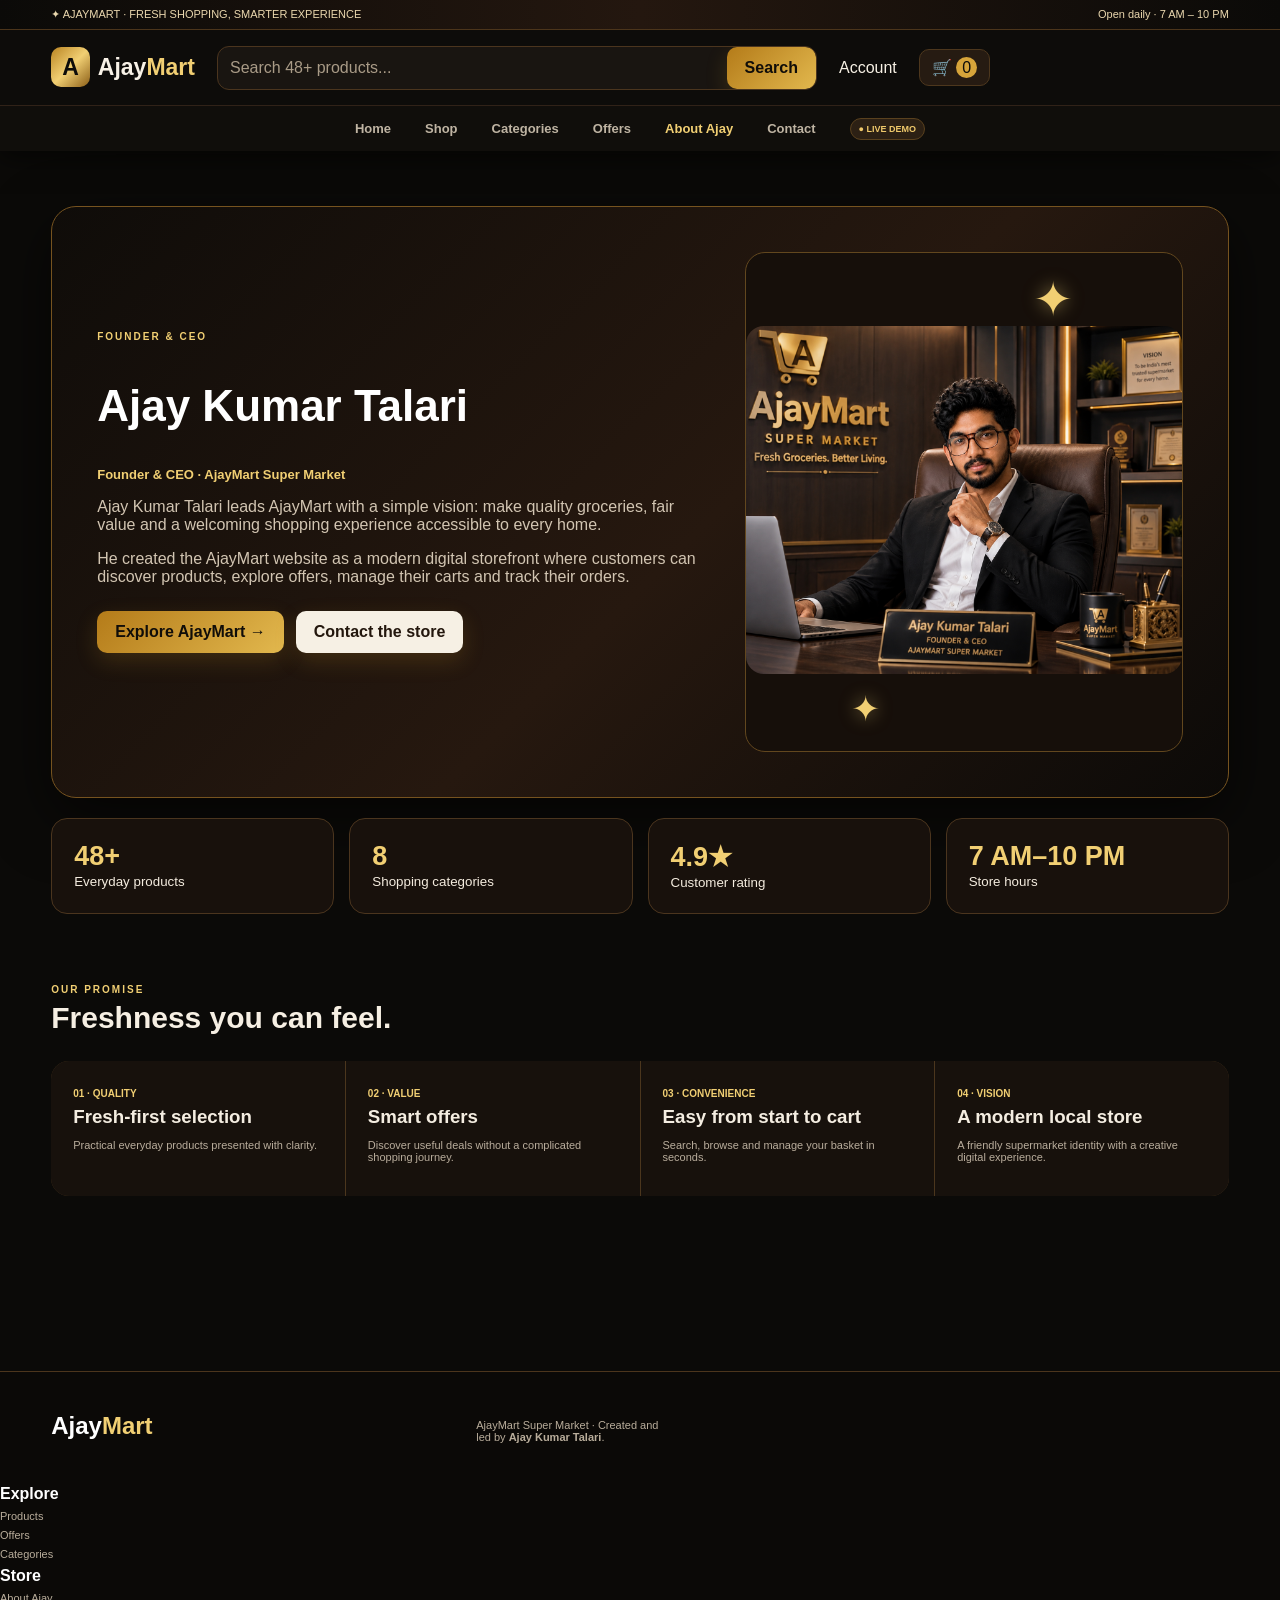
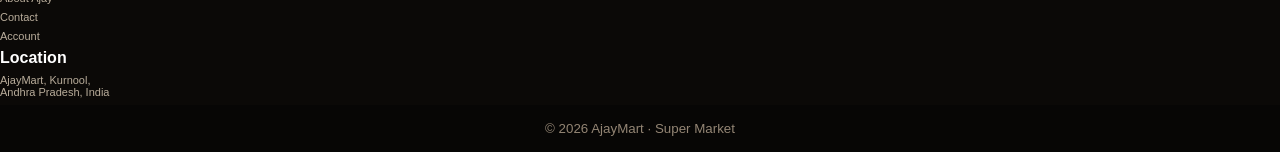
<file: AjayMart-Home-Modified/about.html>
<!doctype html><html><head><meta name="viewport" content="width=device-width,initial-scale=1"><title>About Ajay | AjayMart</title><link rel="stylesheet" href="css/style.css"><link rel="stylesheet" href="css/responsive.css"></head><body>
<header><div class="announce">✦ AJAYMART · FRESH SHOPPING, SMARTER EXPERIENCE <span>Open daily · 7 AM – 10 PM</span></div><div class="nav"><a class="logo" href="index.html"><b>A</b>Ajay<span>Mart</span></a><div class="search"><input id="globalSearch" placeholder="Search 48+ products..." onkeydown="if(event.key==='Enter')globalSearch()"><button onclick="globalSearch()">Search</button></div><a href="login.html">Account</a><a class="cart" href="cart.html">🛒 <i id="cartCount">0</i></a></div><div class="links"><a href="index.html">Home</a><a href="products.html">Shop</a><a href="categories.html">Categories</a><a href="offers.html">Offers</a><a class="active" href="about.html">About Ajay</a><a href="contact.html">Contact</a><em>● LIVE DEMO</em></div></header>
<main class="container page"><section class="about aboutRoyal"><div><span class="eyebrow">FOUNDER & CEO</span><h1>Ajay Kumar Talari</h1><p class="role">Founder & CEO · AjayMart Super Market</p><p>Ajay Kumar Talari leads AjayMart with a simple vision: make quality groceries, fair value and a welcoming shopping experience accessible to every home.</p><p>He created the AjayMart website as a modern digital storefront where customers can discover products, explore offers, manage their carts and track their orders.</p><div class="buttons"><a class="btn" href="products.html">Explore AjayMart →</a><a class="btn light" href="contact.html">Contact the store</a></div></div><div class="royalPortrait"><div class="royalRing cabinPortrait"><img src="images/ajay-cabin-ceo.png" alt="Ajay Kumar Talari, Founder and CEO"></div></div></section>
<div class="stats"><div><b>48+</b><small>Everyday products</small></div><div><b>8</b><small>Shopping categories</small></div><div><b>4.9★</b><small>Customer rating</small></div><div><b>7 AM–10 PM</b><small>Store hours</small></div></div>
<section class="section"><div class="head"><div><span class="eyebrow">OUR PROMISE</span><h2>Freshness you can feel.</h2></div></div><div class="features"><div><b>01 · QUALITY</b><h3>Fresh-first selection</h3><p>Practical everyday products presented with clarity.</p></div><div><b>02 · VALUE</b><h3>Smart offers</h3><p>Discover useful deals without a complicated shopping journey.</p></div><div><b>03 · CONVENIENCE</b><h3>Easy from start to cart</h3><p>Search, browse and manage your basket in seconds.</p></div><div><b>04 · VISION</b><h3>A modern local store</h3><p>A friendly supermarket identity with a creative digital experience.</p></div></div></section></main>
<footer><div><h2>Ajay<span>Mart</span></h2><p>AjayMart Super Market · Created and led by <b>Ajay Kumar Talari</b>.</p></div><div><b>Explore</b><a href="products.html">Products</a><a href="offers.html">Offers</a><a href="categories.html">Categories</a></div><div><b>Store</b><a href="about.html">About Ajay</a><a href="contact.html">Contact</a><a href="login.html">Account</a></div><div><b>Location</b><p>AjayMart, Kurnool,<br>Andhra Pradesh, India</p></div></div><small>© 2026 AjayMart · Super Market</small></footer><script src="js/cart.js"></script><script src="js/main.js"></script></body></html>
</file>
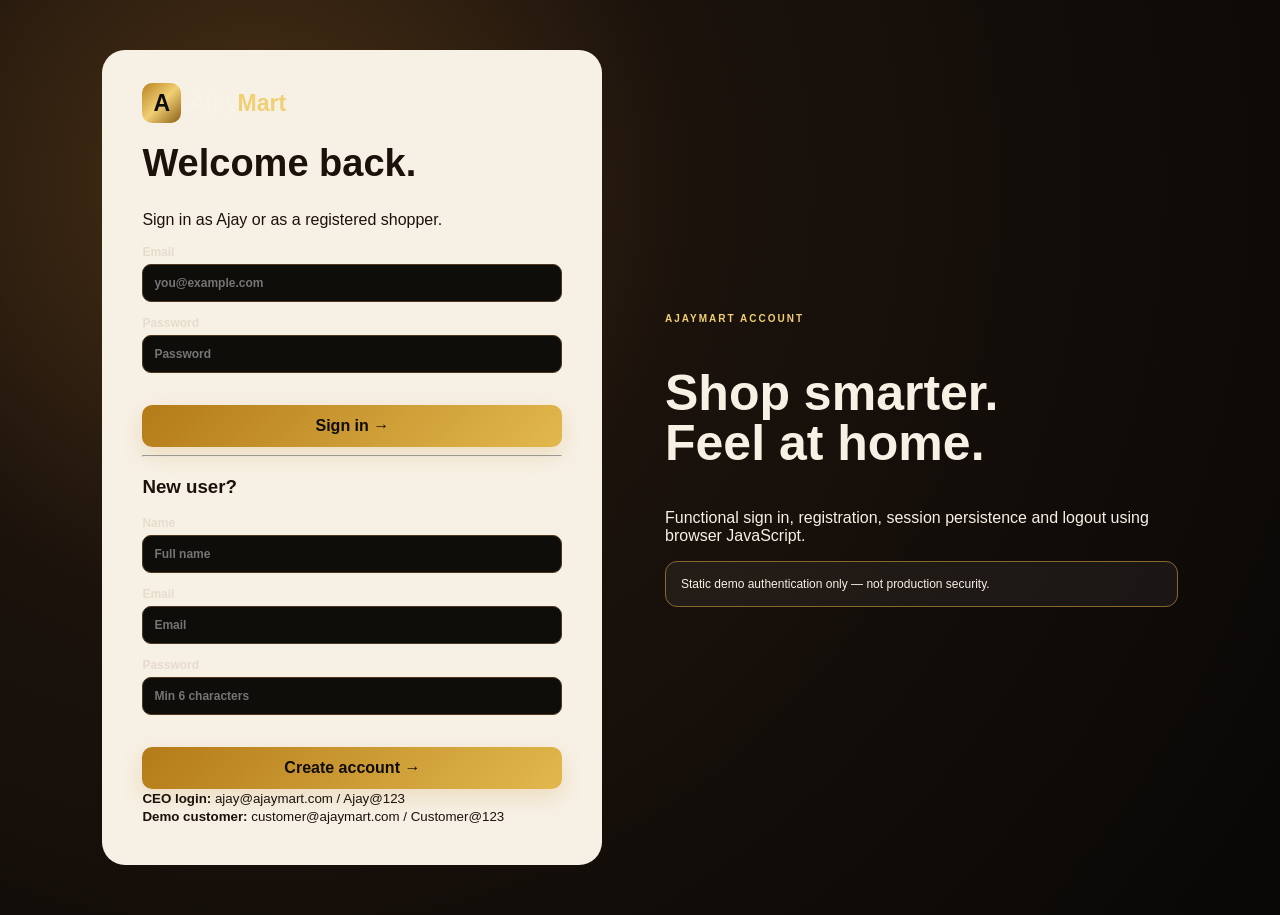
<file: AjayMart-Home-Modified/account.html>
<!doctype html><html><head><meta name="viewport" content="width=device-width,initial-scale=1"><title>Account | AjayMart</title><link rel="stylesheet" href="css/style.css"><link rel="stylesheet" href="css/responsive.css"></head><body>
<header><div class="announce">✦ AJAYMART · FRESH SHOPPING, SMARTER EXPERIENCE <span>Open daily · 7 AM – 10 PM</span></div><div class="nav"><a class="logo" href="index.html"><b>A</b>Ajay<span>Mart</span></a><div class="search"><input id="globalSearch" placeholder="Search 48+ products..." onkeydown="if(event.key==='Enter')globalSearch()"><button onclick="globalSearch()">Search</button></div><a href="account.html">Account</a><a class="cart" href="cart.html">🛒 <i id="cartCount">0</i></a></div><div class="links"><a href="index.html">Home</a><a href="products.html">Shop</a><a href="categories.html">Categories</a><a href="offers.html">Offers</a><a href="about.html">About Ajay</a><a href="contact.html">Contact</a><em>● LIVE DEMO</em></div></header>
<main class="container page"><div id="box"></div></main>
<footer><div><h2>Ajay<span>Mart</span></h2><p>AjayMart Super Market · Created and led by <b>Ajay Kumar Talari</b>.</p></div><div><b>Explore</b><a href="products.html">Products</a><a href="offers.html">Offers</a><a href="categories.html">Categories</a></div><div><b>Store</b><a href="about.html">About Ajay</a><a href="contact.html">Contact</a><a href="login.html">Account</a></div><div><b>Location</b><p>AjayMart, Kurnool,<br>Andhra Pradesh, India</p></div></div><small>© 2026 AjayMart · Super Market</small></footer><script src="js/products.js"></script><script src="js/auth.js"></script><script src="js/account.js"></script><script src="js/cart.js"></script><script src="js/main.js"></script></body></html>
</file>
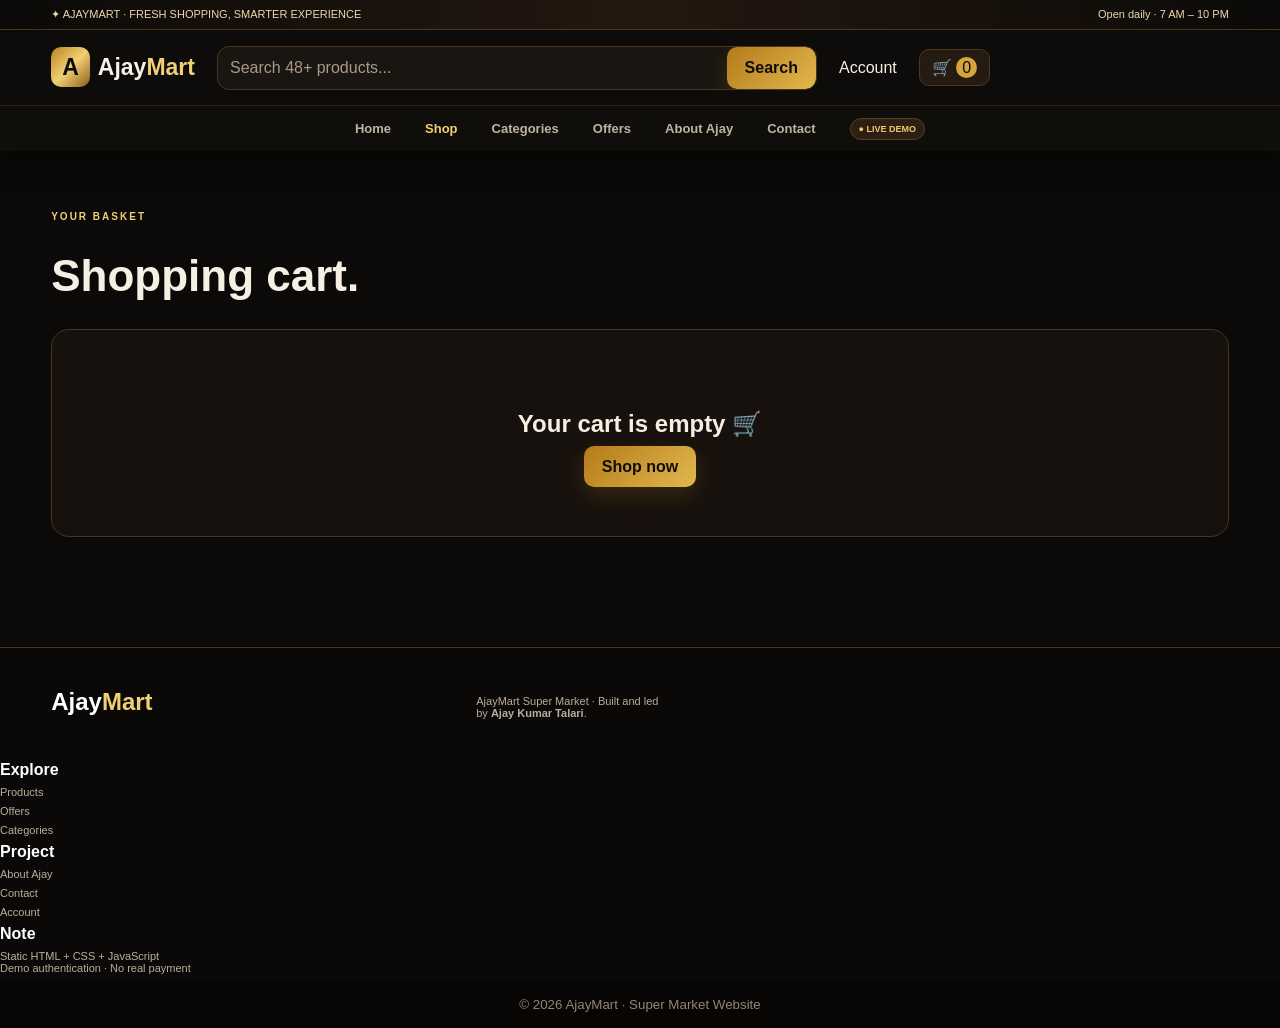
<file: AjayMart-Home-Modified/cart.html>
<!doctype html><html><head><meta name="viewport" content="width=device-width,initial-scale=1"><title>Cart | AjayMart</title><link rel="stylesheet" href="css/style.css"><link rel="stylesheet" href="css/responsive.css"></head><body><header><div class="announce">✦ AJAYMART · FRESH SHOPPING, SMARTER EXPERIENCE <span>Open daily · 7 AM – 10 PM</span></div>
<div class="nav"><a class="logo" href="index.html"><b>A</b>Ajay<span>Mart</span></a><div class="search"><input id="globalSearch" placeholder="Search 48+ products..." onkeydown="if(event.key==='Enter')globalSearch()"><button onclick="globalSearch()">Search</button></div><a href="login.html">Account</a><a class="cart" href="cart.html">🛒 <i id="cartCount">0</i></a></div>
<div class="links"><a class="" href="index.html">Home</a><a class="active" href="products.html">Shop</a><a class="" href="categories.html">Categories</a><a class="" href="offers.html">Offers</a><a class="" href="about.html">About Ajay</a><a class="" href="contact.html">Contact</a><em>● LIVE DEMO</em></div></header><main class="container page"><div class="title"><span class="eyebrow">YOUR BASKET</span><h1>Shopping cart.</h1></div><div id="cart"></div></main><footer><div><h2>Ajay<span>Mart</span></h2><p>AjayMart Super Market · Built and led by <b>Ajay Kumar Talari</b>.</p></div><div><b>Explore</b><a href="products.html">Products</a><a href="offers.html">Offers</a><a href="categories.html">Categories</a></div><div><b>Project</b><a href="about.html">About Ajay</a><a href="contact.html">Contact</a><a href="login.html">Account</a></div><div><b>Note</b><p>Static HTML + CSS + JavaScript<br>Demo authentication · No real payment</p></div></div><small>© 2026 AjayMart · Super Market Website</small></footer><div id="toast" class="toast"></div><script src="js/products.js"></script><script src="js/cart.js"></script><script src="js/main.js"></script></body></html>
</file>
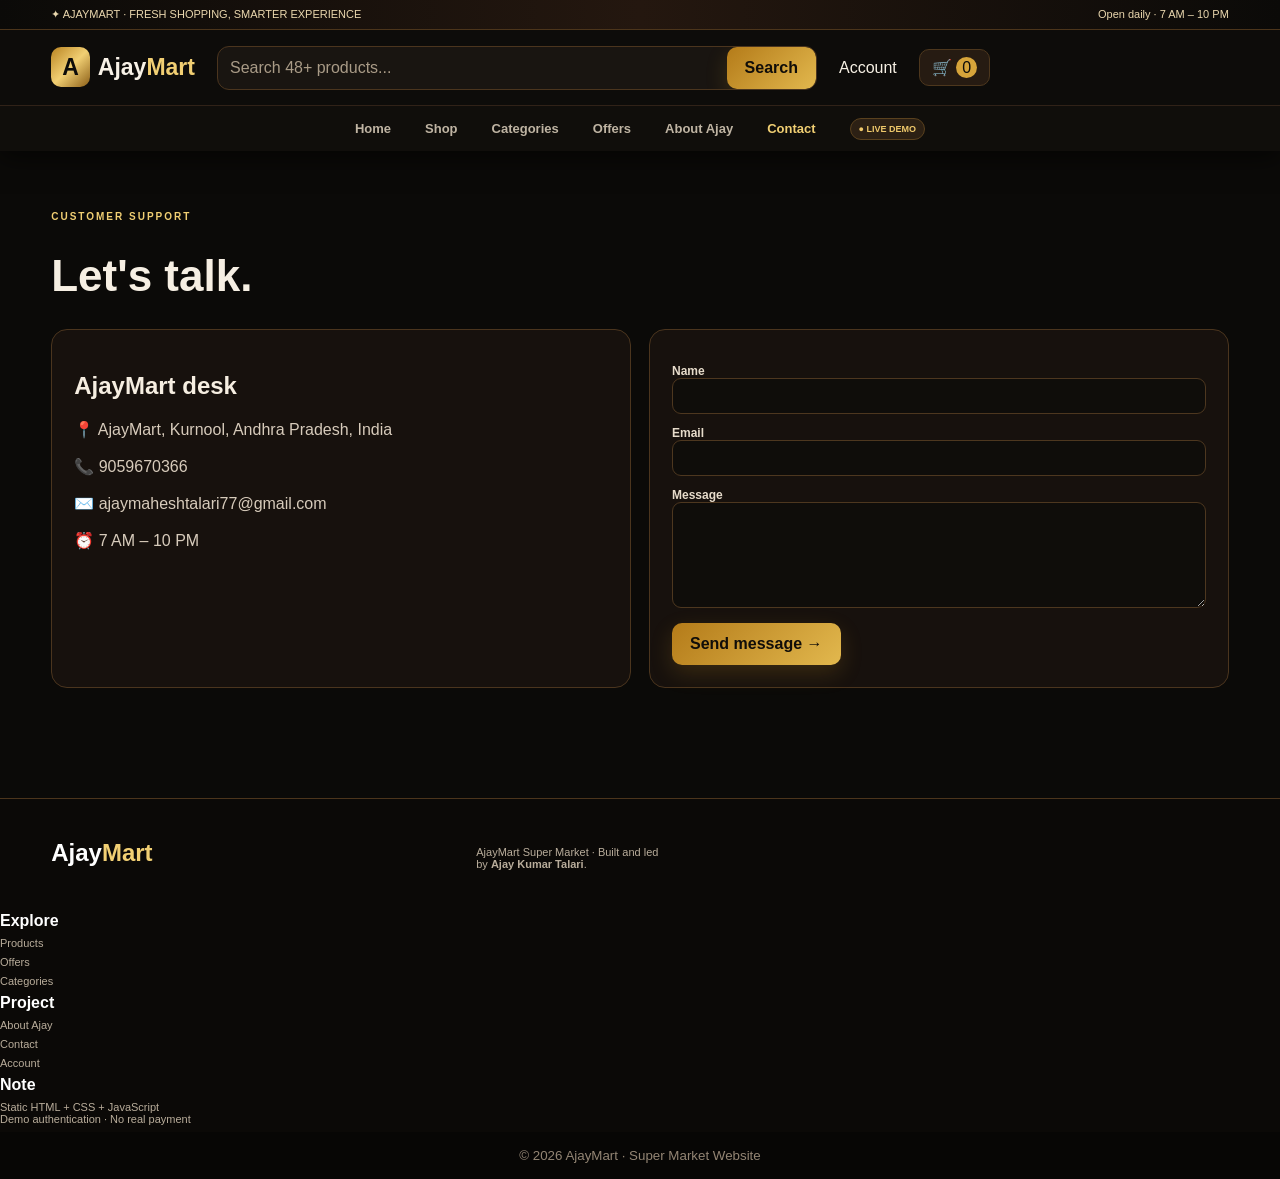
<file: AjayMart-Home-Modified/contact.html>
<!doctype html><html><head><meta name="viewport" content="width=device-width,initial-scale=1"><title>Contact | AjayMart</title><link rel="stylesheet" href="css/style.css"><link rel="stylesheet" href="css/responsive.css"></head><body><header><div class="announce">✦ AJAYMART · FRESH SHOPPING, SMARTER EXPERIENCE <span>Open daily · 7 AM – 10 PM</span></div>
<div class="nav"><a class="logo" href="index.html"><b>A</b>Ajay<span>Mart</span></a><div class="search"><input id="globalSearch" placeholder="Search 48+ products..." onkeydown="if(event.key==='Enter')globalSearch()"><button onclick="globalSearch()">Search</button></div><a href="login.html">Account</a><a class="cart" href="cart.html">🛒 <i id="cartCount">0</i></a></div>
<div class="links"><a class="" href="index.html">Home</a><a class="" href="products.html">Shop</a><a class="" href="categories.html">Categories</a><a class="" href="offers.html">Offers</a><a class="" href="about.html">About Ajay</a><a class="active" href="contact.html">Contact</a><em>● LIVE DEMO</em></div></header><main class="container page"><div class="title"><span class="eyebrow">CUSTOMER SUPPORT</span><h1>Let's talk.</h1></div><div class="contact"><div class="card"><h2>AjayMart desk</h2><p>📍 AjayMart, Kurnool, Andhra Pradesh, India</p><p>📞 9059670366</p><p>✉️ ajaymaheshtalari77@gmail.com</p><p>⏰ 7 AM – 10 PM</p></div><form class="card" onsubmit="event.preventDefault();toast('Message sent successfully!');this.reset()"><label>Name<input required></label><label>Email<input required type="email"></label><label>Message<textarea required rows="6"></textarea></label><button class="btn">Send message →</button></form></div></main><footer><div><h2>Ajay<span>Mart</span></h2><p>AjayMart Super Market · Built and led by <b>Ajay Kumar Talari</b>.</p></div><div><b>Explore</b><a href="products.html">Products</a><a href="offers.html">Offers</a><a href="categories.html">Categories</a></div><div><b>Project</b><a href="about.html">About Ajay</a><a href="contact.html">Contact</a><a href="login.html">Account</a></div><div><b>Note</b><p>Static HTML + CSS + JavaScript<br>Demo authentication · No real payment</p></div></div><small>© 2026 AjayMart · Super Market Website</small></footer><div id="toast" class="toast"></div><script src="js/main.js"></script></body></html>
</file>
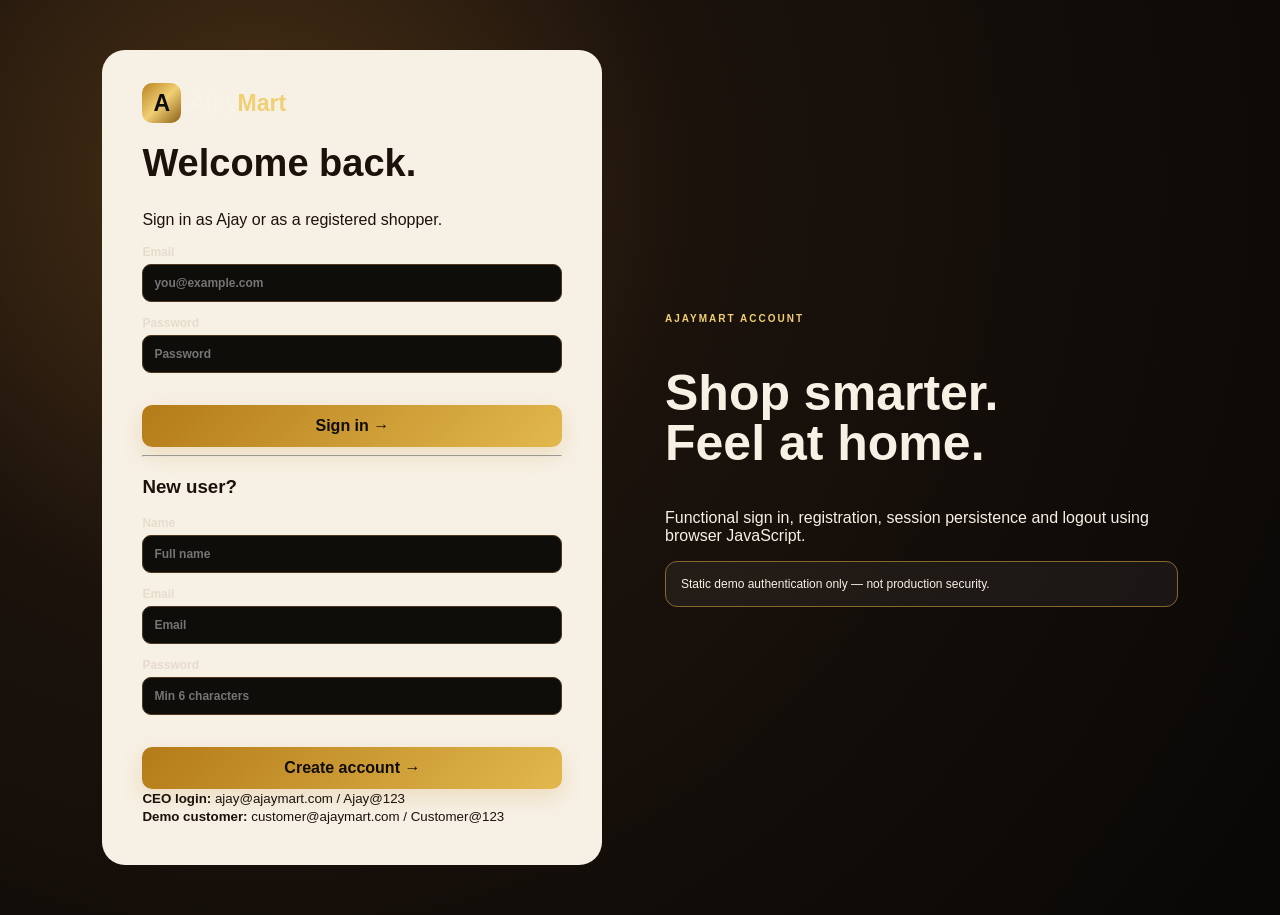
<file: AjayMart-Home-Modified/login.html>
<!doctype html><html><head><meta name="viewport" content="width=device-width,initial-scale=1"><title>Login | AjayMart</title><link rel="stylesheet" href="css/style.css"><link rel="stylesheet" href="css/responsive.css"></head><body><main class="auth"><div class="authCard"><a class="logo" href="index.html"><b>A</b>Ajay<span>Mart</span></a><h1>Welcome back.</h1><p>Sign in as Ajay or as a registered shopper.</p><form onsubmit="event.preventDefault();login()"><label>Email<input id="email" type="email" required placeholder="you@example.com"></label><label>Password<input id="password" type="password" required placeholder="Password"></label><div id="msg" class="msg"></div><button class="btn" style="width:100%">Sign in →</button></form><hr><h3>New user?</h3><form onsubmit="event.preventDefault();register()"><label>Name<input id="rname" required placeholder="Full name"></label><label>Email<input id="remail" required type="email" placeholder="Email"></label><label>Password<input id="rpass" required minlength="6" type="password" placeholder="Min 6 characters"></label><div id="msg2" class="msg"></div><button class="btn" style="width:100%">Create account →</button></form><small><b>CEO login:</b> ajay@ajaymart.com / Ajay@123<br><b>Demo customer:</b> customer@ajaymart.com / Customer@123</small></div><div class="authSide"><span class="eyebrow">AJAYMART ACCOUNT</span><h2>Shop smarter.<br>Feel at home.</h2><p>Functional sign in, registration, session persistence and logout using browser JavaScript.</p><div class="demo">Static demo authentication only — not production security.</div></div></main><script src="js/products.js"></script><script src="js/auth.js"></script></body></html>
</file>
<file: AjayMart-Home-Modified/css/style.css>
*{box-sizing:border-box}body{margin:0;background:#f7f7fb;color:#171a2b;font-family:Segoe UI,Arial,sans-serif}a{text-decoration:none;color:inherit}button,input,select,textarea{font:inherit}.container{width:92%;max-width:1180px;margin:auto}header{background:#fff;position:sticky;top:0;z-index:20;box-shadow:0 6px 25px #171a2b12}.announce{background:#171a2b;color:#e8e9ff;padding:8px 4%;font-size:11px}.announce span{float:right}.nav{width:92%;max-width:1180px;margin:auto;min-height:75px;display:flex;gap:22px;align-items:center}.logo{font-size:23px;font-weight:900}.logo b{background:linear-gradient(135deg,#7057e8,#ef7167);color:#fff;border-radius:10px;padding:7px 11px;margin-right:8px}.logo span{color:#7057e8}.search{display:flex;flex:1;max-width:600px;background:#f3f3f8;border-radius:12px;overflow:hidden}.search input{flex:1;border:0;background:none;padding:12px;outline:0}.search button,.btn{border:0;background:#7057e8;color:#fff;padding:12px 18px;border-radius:10px;font-weight:800;cursor:pointer}.cart{background:#f0edff;padding:8px 12px;border-radius:10px}.cart i{background:#ef7167;color:#fff;border-radius:20px;padding:2px 6px;font-style:normal}.links{height:46px;border-top:1px solid #eeeef4;display:flex;align-items:center;justify-content:center;gap:34px}.links a{font-size:13px;font-weight:800;color:#74788a}.links a.active,.links a:hover{color:#7057e8}.links em{font-size:9px;color:#dc6259;background:#fff0ed;padding:5px 8px;border-radius:20px;font-style:normal;font-weight:900}.hero{margin-top:28px;background:#20243a;border-radius:28px;overflow:hidden;display:grid;grid-template-columns:1fr 1fr;color:#fff;min-height:520px}.heroText{padding:60px}.eyebrow{font-size:10px;letter-spacing:2px;font-weight:900;color:#7057e8}.hero .eyebrow{color:#a99dff}.hero h1{font-size:62px;line-height:1;margin:14px 0}.hero h1 span{color:#ff8b7e}.hero p{color:#c9ccdc;max-width:520px;font-size:16px}.buttons{display:flex;gap:12px;margin:25px 0}.light{background:#fff;color:#5940d0}.heroPhoto{position:relative}.heroPhoto img{width:100%;height:100%;object-fit:cover;object-position:center top}.badge{position:absolute;right:20px;bottom:20px;background:#fff;color:#171a2b;padding:12px;border-radius:13px}.section{padding:65px 0}.head{display:flex;justify-content:space-between;align-items:end;margin-bottom:22px}.head h2{font-size:30px;margin:4px 0}.head a{color:#7057e8;font-weight:900}.cats{display:grid;grid-template-columns:repeat(4,1fr);gap:16px}.cat{height:210px;border-radius:18px;overflow:hidden;position:relative}.cat img{width:100%;height:100%;object-fit:cover;transition:.3s}.cat:hover img{transform:scale(1.06)}.cat:after{content:"";position:absolute;inset:0;background:linear-gradient(transparent,#000a)}.cat div{position:absolute;bottom:14px;left:15px;color:#fff;z-index:2}.cat b{display:block;font-size:18px}.promo{background:linear-gradient(120deg,#7057e8,#9a5de1);color:#fff;border-radius:20px;padding:32px;display:flex;justify-content:space-between;align-items:center}.promo h2{font-size:30px;margin:4px 0}.products{display:grid;grid-template-columns:repeat(4,1fr);gap:18px}.product{background:#fff;border:1px solid #e5e5ed;border-radius:17px;padding:10px;box-shadow:0 6px 20px #171a2b09}.pimg{height:200px;border-radius:12px;overflow:hidden;position:relative}.pimg img{width:100%;height:100%;object-fit:cover}.pimg>b{position:absolute;z-index:2;left:8px;top:8px;background:#fff0ed;color:#d75b50;border-radius:15px;padding:4px 7px;font-size:10px}.pimg button{position:absolute;right:8px;top:8px;border:0;border-radius:50%;background:#fff;width:30px;height:30px;z-index:2}.liked{color:#e65767}.stars{color:#f0a72b;font-size:11px;margin-top:7px}.stars small{color:#888}.product h3{font-size:15px;margin:4px 0}.product p{font-size:11px;color:#888;margin:0}.product strong{display:block;margin:7px 0;font-size:17px}.product del{font-size:11px;color:#999;font-weight:400;margin-left:5px}.add{width:100%;border:0;background:#f0edff;color:#5940d0;border-radius:10px;padding:9px;font-weight:900;cursor:pointer}.add:hover{background:#7057e8;color:#fff}.features{display:grid;grid-template-columns:repeat(4,1fr);gap:1px;background:#dddde8;border-radius:18px;overflow:hidden}.features div{background:#fff;padding:22px}.features b{font-size:10px;color:#7057e8}.features h3{margin:5px 0}.features p{font-size:11px;color:#777}.page{padding:55px 0}.title{margin-bottom:25px}.title h1{font-size:44px;line-height:1.05}.toolbar{display:flex;gap:10px;margin-bottom:18px}.filter,.toolbar select{background:#fff;border:1px solid #e0e0e9;border-radius:10px;padding:11px}.filter{flex:1}.toolbar select{min-width:160px}.offerGrid{display:grid;grid-template-columns:1fr 1fr;gap:18px}.offer{background:#fff;border-radius:20px;overflow:hidden;border:1px solid #e4e4ed;display:grid;grid-template-columns:.8fr 1.2fr}.offer img{width:100%;height:100%;object-fit:cover}.offer div{padding:25px}.about{background:#20243a;color:#fff;border-radius:25px;padding:45px;display:grid;grid-template-columns:1fr .75fr;gap:40px;align-items:center}.about h1{font-size:44px}.about p{color:#c8cada}.aboutPhoto{height:420px;border-radius:18px;overflow:hidden}.aboutPhoto img{width:100%;height:100%;object-fit:cover;object-position:center top}.stats{display:grid;grid-template-columns:repeat(4,1fr);gap:15px;margin-top:20px}.stats div,.card{background:#fff;border:1px solid #e4e4ed;border-radius:16px;padding:22px}.stats b{font-size:27px;color:#7057e8;display:block}.contact{display:grid;grid-template-columns:1fr 1fr;gap:18px}.card label{font-size:12px;font-weight:800;display:block;margin:12px 0}.card input,.card textarea{width:100%;border:1px solid #dddde8;border-radius:9px;padding:10px}.auth{min-height:100vh;background:linear-gradient(135deg,#20243a,#4a3768);display:grid;grid-template-columns:1fr 1fr;padding:50px 8%;align-items:center;gap:50px}.authCard{background:#fff;padding:40px;border-radius:23px;max-width:500px}.authCard h1{font-size:38px}.authCard label{display:block;font-size:12px;font-weight:800;margin:14px 0}.authCard input{width:100%;padding:11px;border:1px solid #dddde8;border-radius:9px;margin-top:5px}.authSide{color:#fff}.authSide h2{font-size:50px;line-height:1}.demo{background:#ffffff15;border:1px solid #ffffff25;padding:15px;border-radius:12px;font-size:12px}.msg{color:#d65b54;font-size:12px;min-height:18px}.account{background:#20243a;color:#fff;border-radius:23px;padding:45px}.account h1{font-size:42px}.cartbox{background:#fff;border:1px solid #e4e4ed;border-radius:18px;padding:18px}.crow{display:grid;grid-template-columns:70px 1fr auto auto auto;gap:15px;align-items:center;padding:13px 0;border-bottom:1px solid #eee}.crow img{width:65px;height:58px;object-fit:cover;border-radius:9px}.crow small{display:block;color:#888}.crow button{border:0;background:none;color:#d75b50;cursor:pointer}.total{display:flex;justify-content:space-between;align-items:center;padding-top:20px}.empty{text-align:center;background:#fff;border:1px solid #e4e4ed;border-radius:18px;padding:60px}.toast{position:fixed;right:20px;bottom:20px;background:#20243a;color:#fff;padding:13px 17px;border-radius:11px;opacity:0;transform:translateY(15px);transition:.2s;z-index:99}.toast.show{opacity:1;transform:none}footer{background:#20243a;color:#fff;margin-top:55px;padding-top:40px}footer>div:first-child{width:92%;max-width:1180px;margin:auto;display:grid;grid-template-columns:2fr 1fr 1fr 1.5fr;gap:35px;padding-bottom:35px}footer h2{margin:0}footer h2 span{color:#7057e8}footer a,footer p{display:block;color:#b9bdd0;font-size:11px;margin:7px 0}footer>small{display:block;text-align:center;background:#171a2b;color:#9da3b9;padding:16px}
/* CEO-focused hero refresh */
.hero{grid-template-columns:1.05fr .95fr;min-height:570px;background:linear-gradient(135deg,#20243a 0%,#262b46 55%,#171a2b 100%)}
.heroText{padding:66px 58px}
.heroText p{line-height:1.7}
.heroTrust{display:flex;flex-wrap:wrap;gap:10px;margin-top:24px}
.heroTrust span{background:#ffffff12;border:1px solid #ffffff18;border-radius:999px;padding:8px 11px;color:#dfe2f2;font-size:11px}
.heroTrust span:first-child{color:#ffd77b}
.ceoShowcase{display:grid;grid-template-columns:1.02fr .98fr;gap:0;padding:22px;background:linear-gradient(145deg,#fff,#f1efff);color:#171a2b}
.ceoPhotoWrap{position:relative;min-height:520px;border-radius:22px;overflow:hidden;background:#d9d6e8}
.ceoPhotoWrap img{width:100%;height:100%;object-fit:cover;object-position:center top}
.ceoTag{position:absolute;left:18px;bottom:18px;background:#fff;color:#171a2b;border-radius:13px;padding:11px 14px;box-shadow:0 10px 30px #171a2b22}
.ceoTag span{display:block;color:#7057e8;font-size:9px;font-weight:900;letter-spacing:1.5px}
.ceoTag b{display:block;font-size:14px;margin-top:2px}
.ceoInfo{padding:32px 24px;display:flex;flex-direction:column;justify-content:center}
.ceoInfo h2{font-size:34px;line-height:1.05;margin:10px 0}
.ceoInfo p{color:#64687b;font-size:13px;line-height:1.7}
.ceoStats{display:grid;grid-template-columns:repeat(3,1fr);gap:7px;margin:20px 0}
.ceoStats div{background:#f4f2ff;border-radius:12px;padding:12px 8px;text-align:center}
.ceoStats b{display:block;color:#7057e8;font-size:19px}
.ceoStats small{color:#777;font-size:9px}
.ceoLink{color:#7057e8;font-weight:900;font-size:12px}
.storeIntro{display:flex;justify-content:space-between;align-items:center;gap:30px;margin-top:28px;padding:28px 30px;background:#fff;border:1px solid #e6e5ee;border-radius:20px}
.storeIntroText{max-width:620px}
.storeIntroText h2{font-size:30px;margin:5px 0}
.storeIntroText h2 span{color:#ef7167}
.storeIntroText p{color:#777;line-height:1.6;margin:0}
.storePills{display:flex;flex-wrap:wrap;justify-content:flex-end;gap:8px;max-width:430px}
.storePills span{background:#f5f3ff;border:1px solid #e7e2ff;color:#5743bd;padding:10px 12px;border-radius:999px;font-size:11px;font-weight:800}
.role{color:#7057e8!important;font-weight:900!important;font-size:13px!important}
/* Final CEO / account / contact refinements */
.heroClean{grid-template-columns:1.15fr .85fr;min-height:570px;background:linear-gradient(135deg,#1e233a,#292e4b);align-items:center}
.heroClean .heroText{padding:65px 58px}.homeCEO{min-height:570px;display:flex;align-items:center;justify-content:center;background:radial-gradient(circle at center,#343a59 0,#22273f 58%,#171a2b 100%);padding:35px}.homeCEOFrame{width:min(390px,80%);aspect-ratio:1;border-radius:50%;padding:10px;background:linear-gradient(135deg,#f5d27a,#9b6a1c,#f7dc87,#7057e8);box-shadow:0 0 0 5px #ffffff18,0 22px 60px #0008;overflow:hidden}.homeCEOFrame img{width:100%;height:100%;border-radius:50%;object-fit:cover;object-position:center top;border:5px solid #20243a}.aboutRoyal{grid-template-columns:1fr .72fr;background:linear-gradient(135deg,#20243a,#2c304c);min-height:560px}.royalPortrait{min-height:470px;display:flex;align-items:center;justify-content:center;background:radial-gradient(circle,#5d5130 0,#282d47 38%,#171a2b 75%);border-radius:20px;position:relative}.royalPortrait:before{content:"✦";position:absolute;top:18px;right:25%;font-size:48px;color:#f4d477;text-shadow:0 0 18px #f4d47788}.royalPortrait:after{content:"✦";position:absolute;bottom:22px;left:24%;font-size:35px;color:#f4d477;text-shadow:0 0 18px #f4d47788}.royalRing{width:min(390px,78%);aspect-ratio:1;border-radius:50%;padding:12px;background:linear-gradient(135deg,#f9df8b,#8e621c,#f7d46f,#7057e8);box-shadow:0 0 0 8px #ffffff10,0 20px 60px #0009}.royalRing img{width:100%;height:100%;border-radius:50%;object-fit:cover;object-position:center top;border:7px solid #20243a}.dashboardSection{padding:45px 0}.account{margin-top:0}.accountHead{display:flex;justify-content:space-between;align-items:center;gap:20px}.accountHead h1{margin:8px 0;font-size:38px}.dashStats{display:grid;grid-template-columns:repeat(4,1fr);gap:14px;margin-top:30px}.dashStats div{background:#fff;color:#171a2b;border-radius:15px;padding:18px}.dashStats span{font-size:18px}.dashStats b{display:block;font-size:28px;color:#7057e8;margin:7px 0 2px}.dashStats small{color:#777}.sectionTitle{display:flex;justify-content:space-between;align-items:end;gap:20px;margin-bottom:18px}.sectionTitle h2{margin:5px 0;font-size:27px}.countBadge{background:#f0edff;color:#5b45c7;border-radius:999px;padding:7px 11px;font-size:11px;font-weight:900}.ordersList{display:grid;gap:14px}.orderCard{background:#fff;border:1px solid #e3e3eb;border-radius:17px;padding:18px;box-shadow:0 8px 25px #171a2b08}.orderTop{display:flex;justify-content:space-between;gap:15px;align-items:start}.orderTop small{display:block;color:#777;margin-top:5px;font-size:11px}.status{padding:6px 9px;border-radius:999px;font-size:10px;font-weight:900}.status.delivered{background:#e4f8eb;color:#188348}.status.pending{background:#fff2dc;color:#b96a0c}.orderItems{display:grid;grid-template-columns:repeat(2,1fr);gap:8px;margin:15px 0}.orderItem{display:grid;grid-template-columns:55px 1fr auto;gap:9px;align-items:center;background:#f8f8fb;border-radius:10px;padding:8px}.orderItem img{width:55px;height:48px;object-fit:cover;border-radius:8px}.orderItem b{font-size:12px}.orderItem small{display:block;color:#777;font-size:9px;margin-top:3px}.orderItem strong{font-size:11px}.orderBottom{display:flex;gap:15px;align-items:center;justify-content:space-between;border-top:1px solid #eee;padding-top:12px;font-size:10px;color:#666}.smallBtn{padding:8px 10px;font-size:10px}.customerGrid{display:grid;grid-template-columns:330px 1fr;gap:22px;margin-top:30px}.customerCard{background:#fff;color:#171a2b;border-radius:18px;padding:24px}.customerCard h2{margin:8px 0}.customerCard p{font-size:12px;color:#666}.savedCard{background:#f2f0ff;border:1px solid #e4ddff;border-radius:13px;padding:14px;margin:18px 0}.savedCard small,.savedCard span{display:block;font-size:9px;color:#777}.savedCard b{display:block;margin:7px 0;color:#5a43c7}.accountUser{background:#20243a;color:#fff}.accountUser .sectionTitle{color:#fff}.accountUser .countBadge{color:#5b45c7}.accountUser .sectionTitle h2{color:#fff}.accountCEO{background:linear-gradient(135deg,#20243a,#2b304c)}
.contact .card:first-child p{font-size:16px;margin:18px 0}.contact .card:first-child{min-height:330px}
@media(max-width:950px){.heroClean{grid-template-columns:1fr}.homeCEO{min-height:430px}.aboutRoyal{grid-template-columns:1fr}.royalPortrait{min-height:390px}.dashStats{grid-template-columns:repeat(2,1fr)}.customerGrid{grid-template-columns:1fr}.orderItems{grid-template-columns:1fr}}
@media(max-width:650px){.heroClean .heroText{padding:40px 25px}.homeCEO{min-height:330px;padding:25px}.homeCEOFrame{width:260px}.accountHead{align-items:flex-start;flex-direction:column}.accountHead h1{font-size:30px}.dashStats{grid-template-columns:1fr 1fr}.orderBottom{flex-direction:column;align-items:flex-start}.orderItem{grid-template-columns:48px 1fr}.orderItem strong{grid-column:2}.royalPortrait{min-height:320px}.royalRing{width:250px}}

/* ===== AJAYMART DARK LUXURY GOLD THEME ===== */
:root{
  --lux-black:#0b0a08;
  --lux-deep:#15110d;
  --lux-brown:#24170f;
  --lux-brown2:#3a2516;
  --lux-gold:#d6a43a;
  --lux-gold2:#f1cf73;
  --lux-cream:#f7f1e5;
  --lux-muted:#c9bda9;
  --lux-border:#5c421e;
  --lux-card:#1b130d;
}
body{background:var(--lux-black);color:var(--lux-cream)}
header{background:#0d0c0a;box-shadow:0 6px 25px #0009}
.announce{background:linear-gradient(90deg,#0b0a08,#24170f,#0b0a08);color:#ead7ae;border-bottom:1px solid #4c351b}
.nav{background:transparent}
.logo{color:#f8f2e7}.logo b{background:linear-gradient(135deg,#b88321,#f1cf73,#8b5e17);color:#0d0c0a}.logo span{color:var(--lux-gold2)}
.search{background:#191511;border:1px solid #4b351e}.search input{color:#f7f1e5}.search input::placeholder{color:#a99b87}.search button,.btn{background:linear-gradient(135deg,#b47b19,#e2b84e);color:#100d09;box-shadow:0 8px 22px #c18a2433}.search button:hover,.btn:hover{background:linear-gradient(135deg,#e2b84e,#f4d37c)}
.cart{background:#261b12;border:1px solid #4d371d;color:#f7f1e5}.cart i{background:var(--lux-gold);color:#0d0c0a}
.links{border-top:1px solid #302218;background:#100e0b}.links a{color:#bfb4a3}.links a.active,.links a:hover{color:var(--lux-gold2)}.links em{color:#f0c96b;background:#2c2014;border:1px solid #5a411e}
.container{max-width:1220px}
.section{color:var(--lux-cream)}
.eyebrow{color:var(--lux-gold2)!important}
.hero,.heroClean{background:linear-gradient(135deg,#0d0b09 0%,#21160f 55%,#0a0907 100%);border:1px solid #60441f;box-shadow:0 18px 50px #0008}
.hero h1 span{color:var(--lux-gold2)}.hero p{color:#d1c6b5}.heroTrust span{background:#ffffff0d;border-color:#6a4b22;color:#ddd0bb}.heroTrust span:first-child{color:#f5cf70}
.light{background:#f6f0e4;color:#23170d}.light:hover{background:#fff}
.homeCEO{background:radial-gradient(circle at center,#4a3217 0,#21160f 40%,#0b0a08 78%)}
.homeCEOFrame{background:linear-gradient(135deg,#f7d87b,#a8731e,#f3ca5d,#765019);box-shadow:0 0 0 5px #f5d47718,0 22px 60px #000b}.homeCEOFrame img{border-color:#17100b}
.head a{color:var(--lux-gold2)}
.cat:after{background:linear-gradient(transparent,#080604dd)}
.product{background:#18120e;border-color:#4a351e;box-shadow:0 8px 25px #0006}.product h3{color:#f5eee3}.product p{color:#b6a994}.product strong{color:#f3d17a}.product del{color:#8f8374}.pimg{background:#0e0c0a}.pimg>b{background:#352516;color:#f0c66a}.pimg button{background:#f7f0e5;color:#21160e}.add{background:#2d2116;color:#f1c968;border:1px solid #5c421f}.add:hover{background:#d6a43a;color:#0d0a07}
.features{background:#4b361d}.features div{background:#17110c}.features b{color:var(--lux-gold2)}.features p{color:#b9ad9c}.features h3{color:#f4ede1}
.promo{background:linear-gradient(120deg,#4a2f12,#b17b1c,#5b3b16);border:1px solid #8e6523}
.filter,.toolbar select,.card,.cartbox,.empty{background:#17110d;color:#f6eee1;border-color:#4b351e}.filter::placeholder{color:#a99b88}.toolbar select{color:#f6eee1}.card input,.card textarea,.authCard input{background:#0f0d0a;color:#f7f0e5;border-color:#4d371f}.card label,.authCard label{color:#e7dccb}
.offer{background:#17110d;border-color:#4b351e}.offer div{color:#f6eee1}.offer p{color:#bdb19f}
.about,.aboutRoyal{background:linear-gradient(135deg,#0f0c09,#26180f 55%,#0c0a08);border:1px solid #76531f;box-shadow:0 20px 60px #0009}.about p,.aboutRoyal p{color:#d2c5b2}.aboutPhoto{border:1px solid #6a4b21}
.royalPortrait{background:#160f0a;border:1px solid #62471e;min-height:500px;overflow:hidden}.royalPortrait:before,.royalPortrait:after{color:#f1cf73}.royalRing{width:100%;height:100%;aspect-ratio:auto;padding:0;background:none;box-shadow:none;border-radius:18px}.royalRing img{width:100%;height:100%;border:0;border-radius:18px;object-fit:cover;object-position:center center}
.stats div{background:#18110c;color:#f4ecdf;border-color:#4b351e}.stats b{color:var(--lux-gold2)}
.storeIntro{background:#17110d;border-color:#4b351e}.storeIntroText h2 span{color:var(--lux-gold2)}.storeIntroText p{color:#c0b4a1}.storePills span{background:#2a1c10;border-color:#5b411d;color:#edc86b}
.auth{background:radial-gradient(circle at 20% 20%,#4b3215 0,#1b120c 35%,#080706 100%)}.authCard{background:#f7f0e5;color:#1b120c}.authSide{color:#f7f0e5}.demo{background:#ffffff0d;border-color:#8b672d}
.account,.accountCEO{background:linear-gradient(135deg,#0f0c09,#26180f);border:1px solid #6a4b20}.accountUser{background:linear-gradient(135deg,#17110d,#302015)}
.dashStats div,.customerCard{background:#18110d;color:#f5ede0;border:1px solid #4b351e}.dashStats b{color:#e6bd5d}.dashStats small,.customerCard p{color:#bcae9a}.countBadge{background:#2a1c10;color:#e9c66c;border:1px solid #5a401d}
.orderCard{background:#18110d;border-color:#4b351e;box-shadow:0 8px 25px #0006}.orderItem{background:#24180f}.orderItem small,.orderBottom{color:#a99c8a}.savedCard{background:#2b1d10;border-color:#65481f}.savedCard small,.savedCard span{color:#a99c8a}.savedCard b{color:#efc765}
.status.delivered{background:#18351f;color:#8fdfaa}.status.pending{background:#3b2a15;color:#efc66a}
.contact .card:first-child p{color:#d7cbbb}
footer{background:#0b0907;border-top:1px solid #4c351c}footer h2 span{color:var(--lux-gold2)}footer a,footer p{color:#b9ad9b}footer>small{background:#070605;color:#938574}
.toast{background:#e2b84e;color:#0d0a07;box-shadow:0 10px 30px #0008}
.title h1,.head h2,.sectionTitle h2,.account h1{color:#f6efe3}
.role{color:var(--lux-gold2)!important}
.ceoShowcase{background:linear-gradient(145deg,#17110d,#2a1b10);color:#f5eee3;border:1px solid #5c421f}.ceoPhotoWrap{background:#120e0a}.ceoTag{background:#f7f0e5;color:#1a120c}.ceoTag span{color:#9a6b18}.ceoInfo p{color:#c3b7a5}.ceoStats div{background:#2a1c10}.ceoStats b{color:#e7bf5c}.ceoStats small{color:#b6a995}.ceoLink{color:#e5bc5a}
@media(max-width:650px){.royalPortrait{min-height:320px}.royalRing{width:100%}}
</file>
<file: AjayMart-Home-Modified/css/responsive.css>
@media(max-width:950px){.hero{grid-template-columns:1fr}.heroPhoto{height:360px}.products{grid-template-columns:repeat(3,1fr)}.cats{grid-template-columns:repeat(2,1fr)}.about,.contact,.auth{grid-template-columns:1fr}.authSide{display:none}.offerGrid{grid-template-columns:1fr}footer>div:first-child{grid-template-columns:2fr 1fr 1fr}}@media(max-width:650px){.announce span{display:none}.nav{flex-wrap:wrap;padding:10px 0}.search{order:3;flex-basis:100%}.links{overflow:auto;justify-content:flex-start;white-space:nowrap;gap:22px}.heroText{padding:38px 25px}.hero h1{font-size:44px}.heroPhoto{height:300px}.products,.cats{grid-template-columns:1fr 1fr}.promo{display:block}.promo .btn{margin-top:15px}.features{grid-template-columns:1fr 1fr}.toolbar{flex-direction:column}.title h1{font-size:35px}.about{padding:28px}.about h1{font-size:35px}.aboutPhoto{height:300px}.stats{grid-template-columns:1fr 1fr}.crow{grid-template-columns:55px 1fr auto}.crow>strong,.crow>button{grid-column:3}.total{display:block}.total .btn{width:100%;margin-top:10px}footer>div:first-child{grid-template-columns:1fr 1fr}.auth{padding:20px}.authCard{padding:28px}}
@media(max-width:950px){
  .hero{grid-template-columns:1fr}
  .ceoShowcase{min-height:520px}
  .ceoPhotoWrap{min-height:420px}
  .storeIntro{display:block}
  .storePills{justify-content:flex-start;margin-top:18px}
}
@media(max-width:650px){
  .heroText{padding:42px 25px}
  .heroTrust{gap:6px}
  .ceoShowcase{grid-template-columns:1fr;padding:14px}
  .ceoPhotoWrap{min-height:360px}
  .ceoInfo{padding:25px 10px}
  .ceoInfo h2{font-size:29px}
  .storeIntro{padding:24px}
  .storeIntroText h2{font-size:25px}
}
</file>
